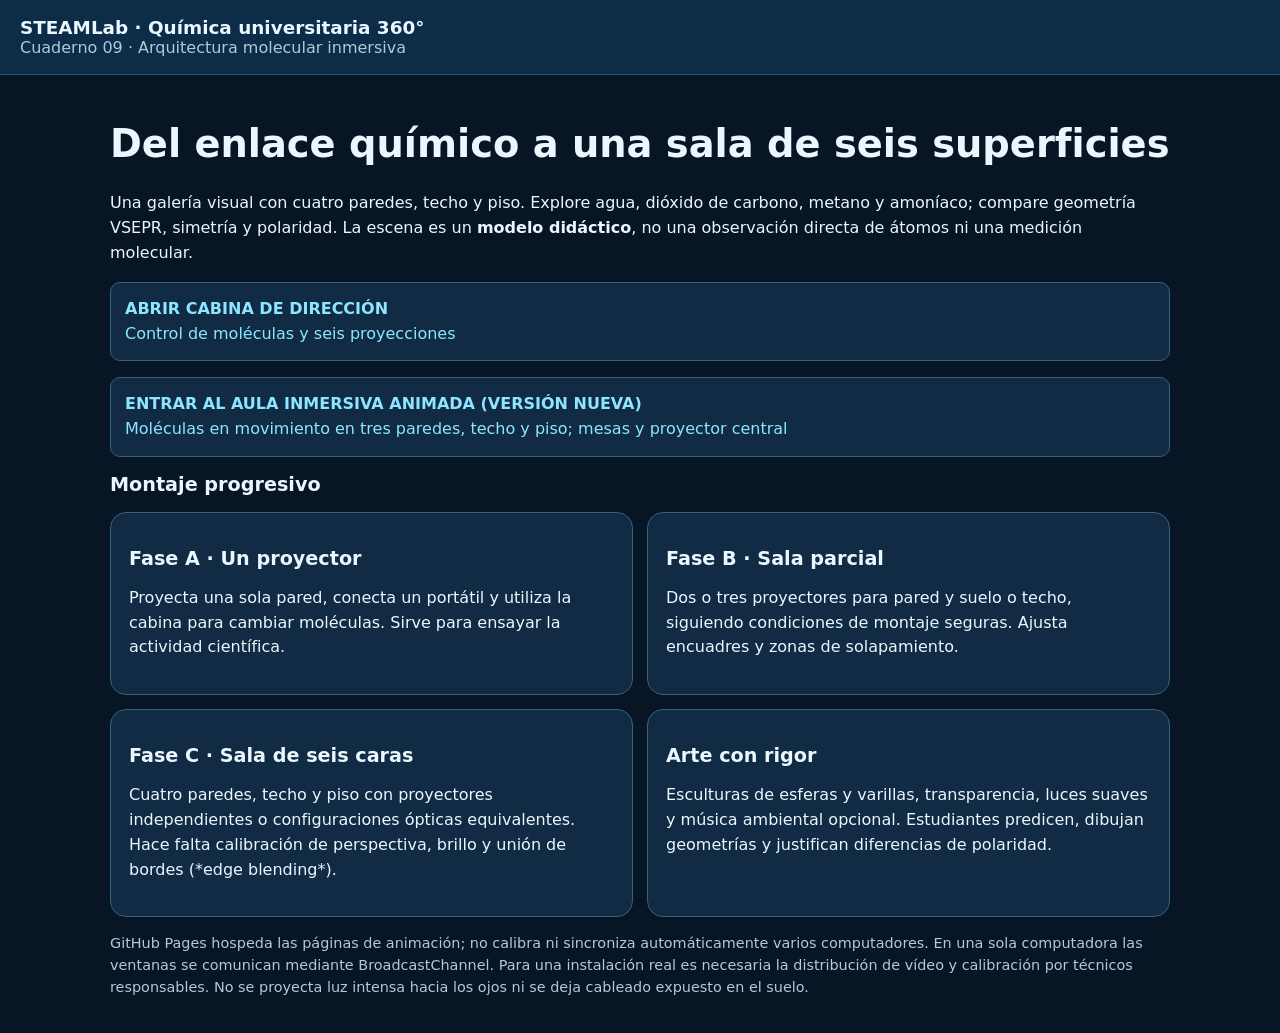
<file: index.html>
<!doctype html><html lang="es"><head><meta charset="utf-8"><meta name="viewport" content="width=device-width,initial-scale=1"><title>STEAMLab 360 · Química</title><link rel="stylesheet" href="./estilo.css"></head><body><header><strong>STEAMLab · Química universitaria 360°</strong><div class="muted">Cuaderno 09 · Arquitectura molecular inmersiva</div></header><main><h1>Del enlace químico a una sala de seis superficies</h1><p>Una galería visual con cuatro paredes, techo y piso. Explore agua, dióxido de carbono, metano y amoníaco; compare geometría VSEPR, simetría y polaridad. La escena es un <b>modelo didáctico</b>, no una observación directa de átomos ni una medición molecular.</p><p><a class="link" href="./control.html"><b>ABRIR CABINA DE DIRECCIÓN</b><br>Control de moléculas y seis proyecciones</a></p><p><a class="link" href="./sala-animada-v2.html?v=20261010"><b>ENTRAR AL AULA INMERSIVA ANIMADA (VERSIÓN NUEVA)</b><br>Moléculas en movimiento en tres paredes, techo y piso; mesas y proyector central</a></p><h2>Montaje progresivo</h2><div class="grid"><div class="panel"><h2>Fase A · Un proyector</h2><p>Proyecta una sola pared, conecta un portátil y utiliza la cabina para cambiar moléculas. Sirve para ensayar la actividad científica.</p></div><div class="panel"><h2>Fase B · Sala parcial</h2><p>Dos o tres proyectores para pared y suelo o techo, siguiendo condiciones de montaje seguras. Ajusta encuadres y zonas de solapamiento.</p></div><div class="panel"><h2>Fase C · Sala de seis caras</h2><p>Cuatro paredes, techo y piso con proyectores independientes o configuraciones ópticas equivalentes. Hace falta calibración de perspectiva, brillo y unión de bordes (*edge blending*).</p></div><div class="panel"><h2>Arte con rigor</h2><p>Esculturas de esferas y varillas, transparencia, luces suaves y música ambiental opcional. Estudiantes predicen, dibujan geometrías y justifican diferencias de polaridad.</p></div></div><p class="note">GitHub Pages hospeda las páginas de animación; no calibra ni sincroniza automáticamente varios computadores. En una sola computadora las ventanas se comunican mediante BroadcastChannel. Para una instalación real es necesaria la distribución de vídeo y calibración por técnicos responsables. No se proyecta luz intensa hacia los ojos ni se deja cableado expuesto en el suelo.</p></main></body></html>
</file>
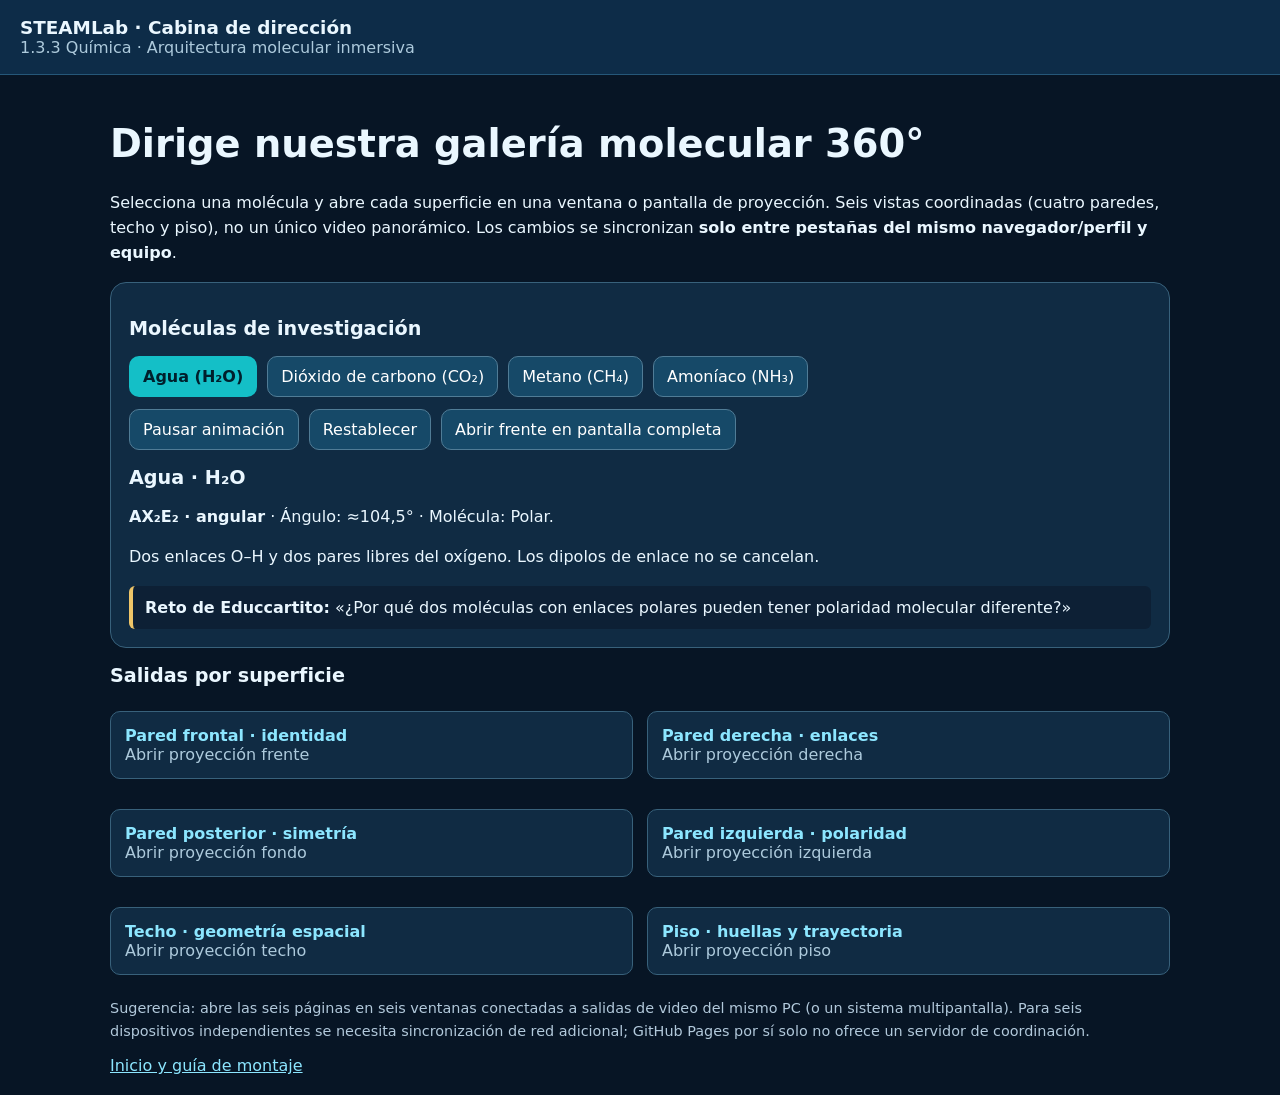
<file: control.html>
<!doctype html><html lang="es"><head><meta charset="utf-8"><meta name="viewport" content="width=device-width,initial-scale=1"><title>STEAMLab · Dirección química 360</title><link rel="stylesheet" href="./estilo.css"></head><body><header><strong>STEAMLab · Cabina de dirección</strong><div class="muted">1.3.3 Química · Arquitectura molecular inmersiva</div></header><main><h1>Dirige nuestra galería molecular 360°</h1><p>Selecciona una molécula y abre cada superficie en una ventana o pantalla de proyección. Seis vistas coordinadas (cuatro paredes, techo y piso), no un único video panorámico. Los cambios se sincronizan <b>solo entre pestañas del mismo navegador/perfil y equipo</b>.</p><div class="panel"><h2>Moléculas de investigación</h2><div class="controls" id="mols"></div><div class="controls"><button id="pause">Pausar animación</button><button id="reset">Restablecer</button><button id="full">Abrir frente en pantalla completa</button></div><div id="info"></div><div class="quiz"><b>Reto de Educcartito:</b> «¿Por qué dos moléculas con enlaces polares pueden tener polaridad molecular diferente?»</div></div><h2>Salidas por superficie</h2><div class="grid" id="caras"></div><p class="note">Sugerencia: abre las seis páginas en seis ventanas conectadas a salidas de video del mismo PC (o un sistema multipantalla). Para seis dispositivos independientes se necesita sincronización de red adicional; GitHub Pages por sí solo no ofrece un servidor de coordinación.</p><a href="./index.html">Inicio y guía de montaje</a></main><script type="module">
import {MOLECULAS,CARAS,TITULOS} from './config.js';
const bc=new BroadcastChannel('steamlab-quimica-360-v1');const state=JSON.parse(localStorage.getItem('q360-state')||'{"mol":"agua","paused":false}');function send(){localStorage.setItem('q360-state',JSON.stringify(state));bc.postMessage({...state,at:Date.now()});draw()}
function draw(){document.querySelector('#mols').innerHTML=Object.entries(MOLECULAS).map(([key,m])=>`<button class="${state.mol===key?'active':''}" data-key="${key}">${m.nombre} (${m.formula})</button>`).join('');document.querySelectorAll('[data-key]').forEach(b=>b.onclick=()=>{state.mol=b.dataset.key;send()});document.querySelector('#pause').textContent=state.paused?'Reanudar animación':'Pausar animación';const m=MOLECULAS[state.mol];document.querySelector('#info').innerHTML=`<h2>${m.nombre} · ${m.formula}</h2><p><b>${m.vsepr}</b> · Ángulo: ${m.angulo} · Molécula: ${m.polar}.</p><p>${m.explicacion}</p>`;}
document.querySelector('#caras').innerHTML=CARAS.map(c=>`<a class="link" target="_blank" href="./proyectar.html?cara=${c}"><b>${TITULOS[c]}</b><br><span class="muted">Abrir proyección ${c}</span></a>`).join('');document.querySelector('#pause').onclick=()=>{state.paused=!state.paused;send()};document.querySelector('#reset').onclick=()=>{state.mol='agua';state.paused=false;send()};document.querySelector('#full').onclick=()=>window.open('./proyectar.html?cara=frente','_blank');draw();
</script></body></html>
</file>
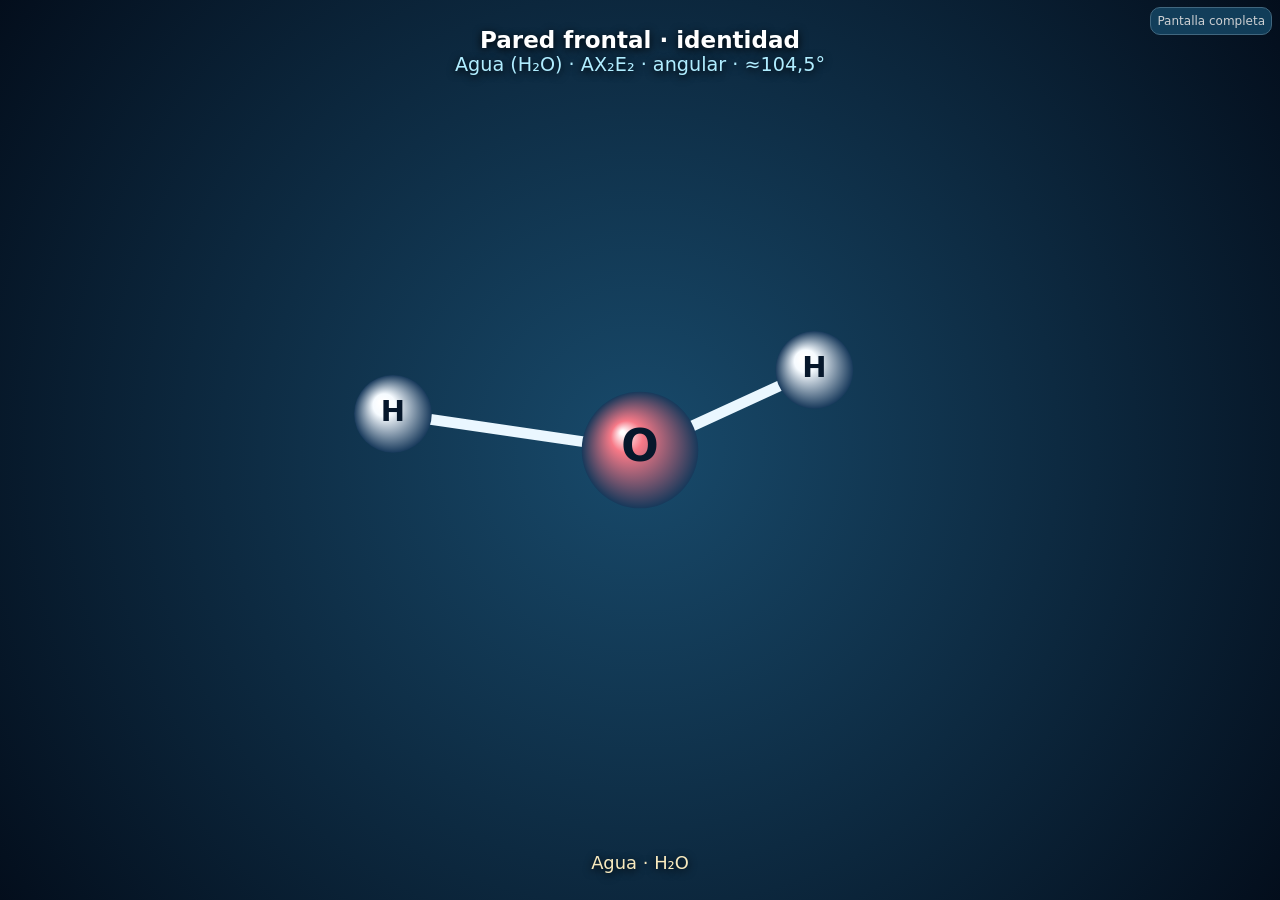
<file: proyectar.html>
<!doctype html><html lang="es"><head><meta charset="utf-8"><meta name="viewport" content="width=device-width,initial-scale=1"><title>STEAMLab · Sala química 360°</title><link rel="stylesheet" href="estilo.css"></head><body><div class="scene"><canvas id="cv"></canvas><div class="overlay"><b id="face"></b><small id="name"></small></div><div class="bottom" id="insight"></div><div class="projection-ui"><button onclick="document.documentElement.requestFullscreen?.()">Pantalla completa</button></div></div><script type="module">
import {MOLECULAS,CARAS,TITULOS} from './config.js';
const face=new URLSearchParams(location.search).get('cara');const cara=CARAS.includes(face)?face:'frente';const bc=new BroadcastChannel('steamlab-quimica-360-v1');let state=JSON.parse(localStorage.getItem('q360-state')||'{"mol":"agua","paused":false}');bc.onmessage=e=>state=e.data;window.addEventListener('storage',e=>{if(e.key==='q360-state'&&e.newValue)state=JSON.parse(e.newValue)});const cv=document.querySelector('#cv'),ctx=cv.getContext('2d');let phase=0,last=performance.now();function resize(){const r=Math.min(devicePixelRatio||1,2);cv.width=innerWidth*r;cv.height=innerHeight*r;}addEventListener('resize',resize);resize();
function spin([x,y,z],t){const a=t*.6,b=t*.43;const X=x*Math.cos(a)-z*Math.sin(a),Z=x*Math.sin(a)+z*Math.cos(a);return [X,y*Math.cos(b)-Z*Math.sin(b),y*Math.sin(b)+Z*Math.cos(b)]}
function draw(now){const dt=Math.min(.05,(now-last)/1000);last=now;if(!state.paused)phase+=dt;const m=MOLECULAS[state.mol]||MOLECULAS.agua,w=cv.width,h=cv.height,s=Math.min(w*.21,h*.24),t=phase+CARAS.indexOf(cara)*.3;const bg=ctx.createRadialGradient(w/2,h/2,4,w/2,h/2,Math.max(w,h)*.65);bg.addColorStop(0,'#184a6b');bg.addColorStop(1,'#020a17');ctx.fillStyle=bg;ctx.fillRect(0,0,w,h);
const P=m.atomos.map(o=>{const [x,y,z]=spin(o.p,t),q=3.7/(3.7-z);return {x:w/2+x*s*q,y:h/2-y*s*q,z}});ctx.lineCap='round';m.enlaces.forEach(([i,j])=>{ctx.strokeStyle='#eaf7ff';ctx.lineWidth=Math.max(5,s*.05);ctx.beginPath();ctx.moveTo(P[i].x,P[i].y);ctx.lineTo(P[j].x,P[j].y);ctx.stroke()});const color={O:'#f77987',H:'#f6fbff',C:'#a0a7b3',N:'#869aff'};[...P.keys()].sort((a,b)=>P[a].z-P[b].z).forEach(i=>{const p=P[i],e=m.atomos[i].e,r=s*(e==='H'?.18:.27);const g=ctx.createRadialGradient(p.x-r*.3,p.y-r*.3,2,p.x,p.y,r);g.addColorStop(0,'white');g.addColorStop(.25,color[e]);g.addColorStop(1,'#17395b');ctx.fillStyle=g;ctx.beginPath();ctx.arc(p.x,p.y,r,0,Math.PI*2);ctx.fill();ctx.font=`bold ${Math.max(14,Math.round(r*.75))}px system-ui`;ctx.textAlign='center';ctx.textBaseline='middle';ctx.fillStyle='#06172b';ctx.fillText(e,p.x,p.y)});
document.querySelector('#face').textContent=TITULOS[cara];document.querySelector('#name').textContent=`${m.nombre} (${m.formula}) · ${m.vsepr} · ${m.angulo}`;const msg={frente:`${m.nombre} · ${m.formula}`,derecha:'Compara los enlaces y dominios electrónicos',fondo:'Observa la simetría de la molécula',izquierda:`Polaridad resultante: ${m.polar}`,techo:'Visualiza la geometría espacial',piso:'Proyección plana del modelo · analiza su forma'};document.querySelector('#insight').textContent=msg[cara];requestAnimationFrame(draw)}requestAnimationFrame(draw);
</script></body></html>
</file>
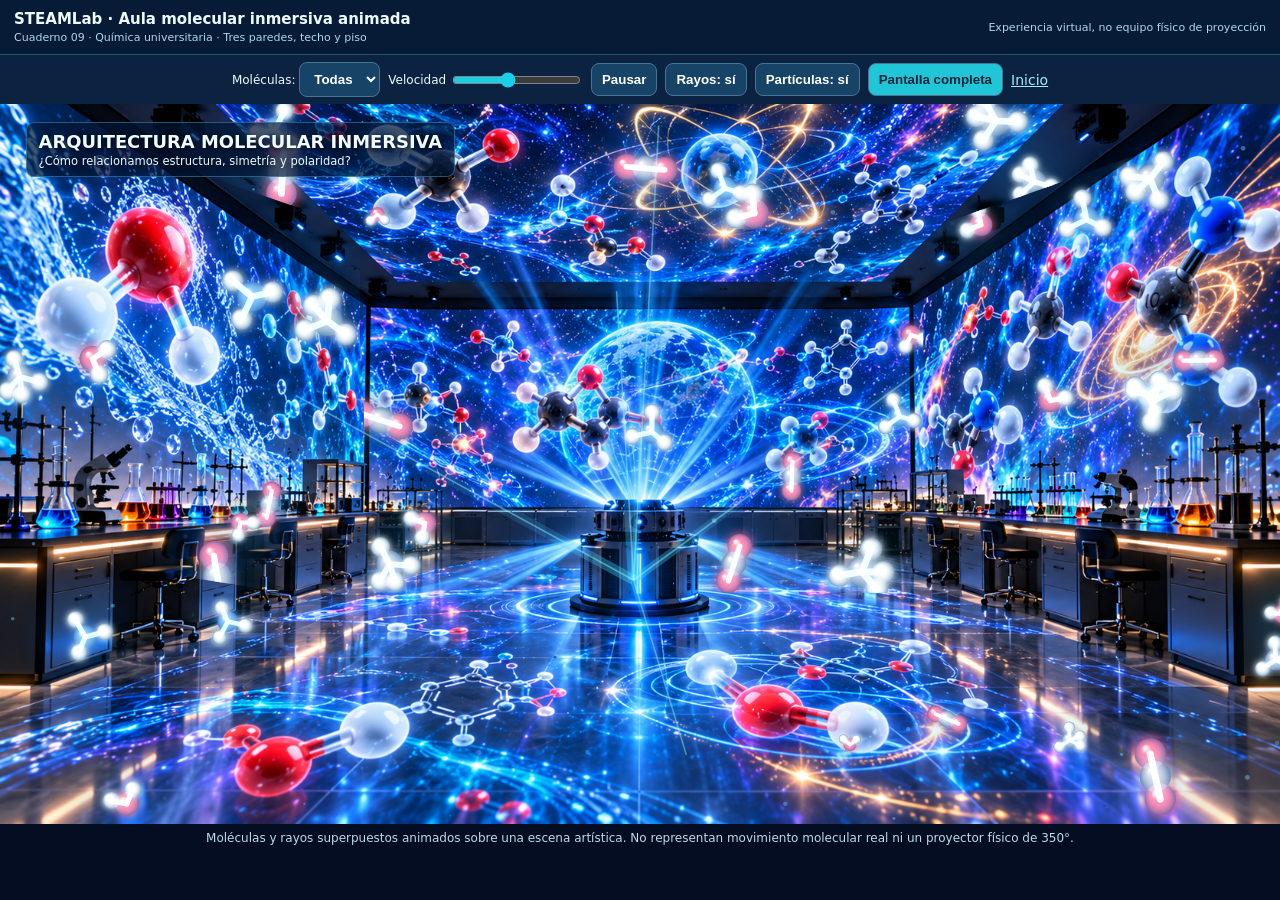
<file: sala-animada-v2.html>
<!doctype html><html lang="es"><head><meta charset="utf-8"><meta name="viewport" content="width=device-width,initial-scale=1,viewport-fit=cover"><title>STEAMLab · Laboratorio de química 360° en movimiento</title><style>
*{box-sizing:border-box}html,body{margin:0;background:#050d22;color:#effbff;font:14px system-ui,-apple-system,Segoe UI,sans-serif}.top{display:flex;justify-content:space-between;align-items:center;gap:10px;background:#071a36;padding:10px 14px;border-bottom:1px solid #23516e}.top strong{font-size:15px}.top small{font-size:11px;color:#afd8ed}.controls{padding:7px 12px;display:flex;align-items:center;justify-content:center;gap:8px;flex-wrap:wrap;background:#0b2341}.controls label{font-size:12px}.controls button,.controls select{background:#164366;color:white;border:1px solid #487595;border-radius:8px;padding:8px 10px;font-weight:650;cursor:pointer}.controls button.primary{background:#20c5d7;color:#06243a}.controls input{vertical-align:middle;accent-color:#19cfe6}.stage{position:relative;width:min(100vw,1800px);aspect-ratio:16/9;margin:auto;background:#08162d;overflow:hidden}.stage img{width:100%;height:100%;display:block;object-fit:fill}.stage canvas{position:absolute;inset:0;width:100%;height:100%;pointer-events:none}.label{position:absolute;top:2.5%;left:2%;background:#031735b8;border:1px solid #75d8ff55;border-radius:8px;padding:8px 12px;text-shadow:0 2px 6px #001}.label b{display:block;font-size:clamp(11px,1.4vw,19px)}.label span{font-size:clamp(9px,.9vw,13px)}.credits{text-align:center;color:#bedbea;font-size:12px;padding:7px 10px}.warning{display:none;text-align:center;padding:20px;background:#57261b;color:white}.hint{display:none;padding:8px;background:#413713;text-align:center}a{color:#a3edfa}body:fullscreen .top,body:fullscreen .controls,body:fullscreen .credits{display:none}body:fullscreen .stage{max-width:none;width:100vw;height:100vh;aspect-ratio:auto}body:fullscreen{overflow:hidden}@media(max-width:640px){.top{padding:6px}.top strong{font-size:12px}.controls{gap:4px;padding:5px}.controls button,.controls select{font-size:11px;padding:5px}.label{padding:5px}}@media(orientation:portrait) and (max-width:700px){.hint{display:block}}
</style></head><body><header class="top"><div><strong>STEAMLab · Aula molecular inmersiva animada</strong><br><small>Cuaderno 09 · Química universitaria · Tres paredes, techo y piso</small></div><small>Experiencia virtual, no equipo físico de proyección</small></header><div class="controls"><label>Moléculas: <select id="mol"><option value="all">Todas</option><option value="water">H₂O</option><option value="co2">CO₂</option><option value="methane">CH₄</option><option value="ammonia">NH₃</option></select></label><label>Velocidad <input id="speed" type="range" min="0.1" max="2.2" step=".1" value="1"></label><button id="pause">Pausar</button><button id="rays">Rayos: sí</button><button id="glow">Partículas: sí</button><button id="full" class="primary">Pantalla completa</button><a href="index.html">Inicio</a></div><div class="hint">Para verla completa en el celular, gira la pantalla en horizontal.</div><div class="warning" id="warning">Falta «laboratorio-fondo.png». Sube también esta imagen a la raíz de GitHub.</div><main class="stage" id="stage"><img id="background" src="laboratorio-fondo.png" alt="Aula de química inmersiva con tres paredes, techo, piso y proyector central"><canvas id="effects" aria-label="Moléculas y luces animadas de las superficies"></canvas><div class="label"><b>ARQUITECTURA MOLECULAR INMERSIVA</b><span>¿Cómo relacionamos estructura, simetría y polaridad?</span></div></main><div class="credits">Moléculas y rayos superpuestos animados sobre una escena artística. No representan movimiento molecular real ni un proyector físico de 350°.</div>
<script>
(()=>{'use strict';const canvas=document.getElementById('effects'),ctx=canvas.getContext('2d'),bg=document.getElementById('background');bg.onerror=()=>document.getElementById('warning').style.display='block';let w=1600,h=900,clock=0,prev=0,paused=false,rays=true,particles=true;const W=1600,H=900;
function resize(){let r=canvas.getBoundingClientRect(),d=Math.min(devicePixelRatio||1,2);canvas.width=Math.round(r.width*d);canvas.height=Math.round(r.height*d);w=canvas.width;h=canvas.height}addEventListener('resize',resize);resize();
// Coordinates measured against the background illustration at 16:9. Each polygon clips molecular animations to a surface.
const surfaces=[{name:'left',poly:[[0,0],[450,160],[450,625],[0,555]],n:7},{name:'back',poly:[[455,159],[1154,159],[1154,611],[455,611]],n:9},{name:'right',poly:[[1158,157],[1600,0],[1600,555],[1158,614]],n:7},{name:'ceiling',poly:[[0,0],[1600,0],[1160,157],[451,157]],n:8},{name:'floor',poly:[[0,554],[452,618],[1155,618],[1600,554],[1600,900],[0,900]],n:9}];
const models={water:{atoms:[['O',0,0],['H',-.68,.57],['H',.68,.57]],bonds:[[0,1],[0,2]]},co2:{atoms:[['O',-1,0],['C',0,0],['O',1,0]],bonds:[[0,1],[1,2]]},methane:{atoms:[['C',0,0],['H',-.9,-.55],['H',.85,-.5],['H',0,1],['H',.18,-.9]],bonds:[[0,1],[0,2],[0,3],[0,4]]},ammonia:{atoms:[['N',0,0],['H',-.9,.7],['H',.9,.7],['H',0,-.95]],bonds:[[0,1],[0,2],[0,3]]}};
let seed=11483;const rand=()=>{seed=(seed*1664525+1013904223)>>>0;return seed/4294967296};function inside(x,y,poly){let a=false;for(let i=0,j=poly.length-1;i<poly.length;j=i++){let p=poly[i],q=poly[j];if((p[1]>y)!==(q[1]>y)&&x<(q[0]-p[0])*(y-p[1])/(q[1]-p[1])+p[0])a=!a}return a}
const objects=[];surfaces.forEach((s,si)=>{let bounds={minx:Math.min(...s.poly.map(p=>p[0])),maxx:Math.max(...s.poly.map(p=>p[0])),miny:Math.min(...s.poly.map(p=>p[1])),maxy:Math.max(...s.poly.map(p=>p[1]))};for(let i=0;i<s.n;i++){let x,y,k=0;do{x=bounds.minx+rand()*(bounds.maxx-bounds.minx);y=bounds.miny+rand()*(bounds.maxy-bounds.miny);k++}while(!inside(x,y,s.poly)&&k<300);objects.push({surface:si,x,y,key:['water','co2','methane','ammonia'][(i+si)%4],rad:12+rand()*18,phase:rand()*6.28,velocity:.4+rand()*.7})}});
function clip(poly){ctx.beginPath();poly.forEach((p,i)=>i?ctx.lineTo(p[0],p[1]):ctx.moveTo(p[0],p[1]));ctx.closePath();ctx.clip()}
function glow(x,y,R,a=1){const g=ctx.createRadialGradient(x,y,1,x,y,R);g.addColorStop(0,`rgba(28,201,255,${.20*a})`);g.addColorStop(1,'rgba(1,97,255,0)');ctx.fillStyle=g;ctx.fillRect(x-R,y-R,R*2,R*2)}
function atom(x,y,r,el){const colors={O:'#ff5575',H:'#effcff',C:'#9aa5bf',N:'#598fff'};const g=ctx.createRadialGradient(x-r*.35,y-r*.4,1,x,y,r);g.addColorStop(0,'white');g.addColorStop(.30,colors[el]);g.addColorStop(1,'#204b83');ctx.shadowColor=colors[el];ctx.shadowBlur=r*.65;ctx.fillStyle=g;ctx.beginPath();ctx.arc(x,y,r,0,Math.PI*2);ctx.fill();ctx.shadowBlur=0}
function drawMol(o,t){const m=models[o.key],s=Math.max(7,o.rad),angle=t*o.velocity+o.phase;const pts=m.atoms.map(([el,x,y])=>{let xx=(x*Math.cos(angle)-y*Math.sin(angle))*s,yy=(x*Math.sin(angle)+y*Math.cos(angle))*s;return [el,o.x+xx+Math.sin(t*.4+o.phase)*9,o.y+yy+Math.cos(t*.5+o.phase)*8]});let xc=pts.reduce((sum,p)=>sum+p[1],0)/pts.length,yc=pts.reduce((sum,p)=>sum+p[2],0)/pts.length;glow(xc,yc,s*4,.70);ctx.strokeStyle='#c4f8ff';ctx.lineCap='round';ctx.lineWidth=Math.max(4,s*.30);m.bonds.forEach(([a,b])=>{ctx.beginPath();ctx.moveTo(pts[a][1],pts[a][2]);ctx.lineTo(pts[b][1],pts[b][2]);ctx.stroke()});pts.forEach(([e,x,y])=>atom(x,y,s*(e==='H'?.48:.67),e))}
function projectors(t){if(!rays)return;let origin=[792,595];let ends=[[720,216],[350,375],[1260,320],[840,48],[805,807]];ctx.save();ctx.globalCompositeOperation='screen';ends.forEach((end,i)=>{const shift=Math.sin(t*.78+i*1.6)*55;let ex=end[0]+shift,ey=end[1]+Math.cos(t*.62+i)*30;let grad=ctx.createLinearGradient(origin[0],origin[1],ex,ey);grad.addColorStop(0,'rgba(54,206,255,.42)');grad.addColorStop(.3,'rgba(53,185,255,.20)');grad.addColorStop(1,'rgba(90,217,255,.02)');ctx.strokeStyle=grad;ctx.lineWidth=11+3*Math.sin(t+i);ctx.beginPath();ctx.moveTo(...origin);ctx.lineTo(ex,ey);ctx.stroke();ctx.lineWidth=2;ctx.strokeStyle='rgba(152,237,255,.45)';ctx.stroke()});glow(origin[0],origin[1],95,.8);ctx.restore()}
const motes=Array.from({length:140},()=>({x:rand()*W,y:rand()*H,v:.4+rand()*1.2,r:1+rand()*2,phase:rand()*6.28}));function drawMotes(t){if(!particles)return;ctx.save();ctx.globalCompositeOperation='screen';motes.forEach(p=>{let x=p.x+Math.sin(t*p.v*.15+p.phase)*27,y=p.y+Math.cos(t*p.v*.13+p.phase)*22;ctx.fillStyle=`rgba(110,226,255,${.24+.20*Math.sin(t*.9+p.phase)})`;ctx.beginPath();ctx.arc(x,y,p.r,0,Math.PI*2);ctx.fill()});ctx.restore()}
function frame(now){let dt=Math.min(.07,(now-prev)/1000||0);prev=now;if(!paused)clock+=dt*Number(document.getElementById('speed').value);ctx.setTransform(w/W,0,0,h/H,0,0);ctx.clearRect(0,0,W,H);ctx.save();ctx.globalCompositeOperation='screen';surfaces.forEach((s,si)=>{ctx.save();clip(s.poly);objects.filter(o=>o.surface===si&&(document.getElementById('mol').value==='all'||document.getElementById('mol').value===o.key)).forEach(o=>drawMol(o,clock));ctx.restore()});ctx.restore();projectors(clock);drawMotes(clock);requestAnimationFrame(frame)}requestAnimationFrame(frame);
document.getElementById('pause').onclick=()=>{paused=!paused;document.getElementById('pause').textContent=paused?'Reanudar':'Pausar'};document.getElementById('rays').onclick=()=>{rays=!rays;document.getElementById('rays').textContent='Rayos: '+(rays?'sí':'no')};document.getElementById('glow').onclick=()=>{particles=!particles;document.getElementById('glow').textContent='Partículas: '+(particles?'sí':'no')};document.getElementById('full').onclick=async()=>{try{await document.documentElement.requestFullscreen();try{await screen.orientation.lock('landscape')}catch{}}catch{alert('En tu dispositivo, gira el teléfono horizontalmente para ver el laboratorio.')}};
})();
</script></body></html>
</file>
<file: estilo.css>
:root{font-family:system-ui,Segoe UI,sans-serif;background:#071525;color:#eaf7ff}*{box-sizing:border-box}body{margin:0}a{color:#8ce6ff}header{background:#0d2c48;padding:17px 20px;border-bottom:1px solid #255779}header strong{font-size:1.15rem}main{max-width:1100px;margin:auto;padding:20px}h1{font-size:clamp(1.6rem,3vw,2.6rem)}h2{font-size:1.2rem}p{line-height:1.55}.muted{color:#adcadc}.panel{background:#102b43;border:1px solid #38617b;border-radius:16px;padding:18px}.grid{display:grid;grid-template-columns:repeat(2,minmax(0,1fr));gap:14px}.controls{display:flex;flex-wrap:wrap;gap:10px;margin:12px 0}button,select{background:#164968;border:1px solid #507c96;color:white;padding:10px 13px;border-radius:10px;font:inherit;cursor:pointer}button.active,button.primary{background:#14bfc7;color:#001f2c;border-color:transparent;font-weight:700}a.link{display:block;border:1px solid #38617b;padding:14px;border-radius:10px;margin:8px 0;text-decoration:none;background:#102b43}a.link:hover{background:#1b4967}.scene{position:fixed;inset:0;overflow:hidden;background:radial-gradient(circle,#163f60,#030914 77%)}canvas{display:block;width:100%;height:100%}.overlay{position:absolute;left:2%;right:2%;top:3%;z-index:2;pointer-events:none;text-align:center;text-shadow:0 2px 8px #000;font-size:clamp(14px,1.8vw,28px)}.overlay b{color:#fff}.overlay small{display:block;color:#b0edff}.bottom{position:absolute;left:3%;right:3%;bottom:3%;text-align:center;font-size:clamp(12px,1.4vw,20px);color:#f8eabe;text-shadow:0 2px 8px #000;pointer-events:none}.projection-ui{position:fixed;top:7px;right:8px;z-index:3;opacity:.8}.projection-ui button{padding:6px;font-size:12px}.quiz{background:#0d2035;border-left:4px solid #eec568;padding:12px;border-radius:6px}.note{font-size:.9rem;color:#b2c9db}@media(max-width:700px){.grid{grid-template-columns:1fr}main{padding:12px}}
</file>
